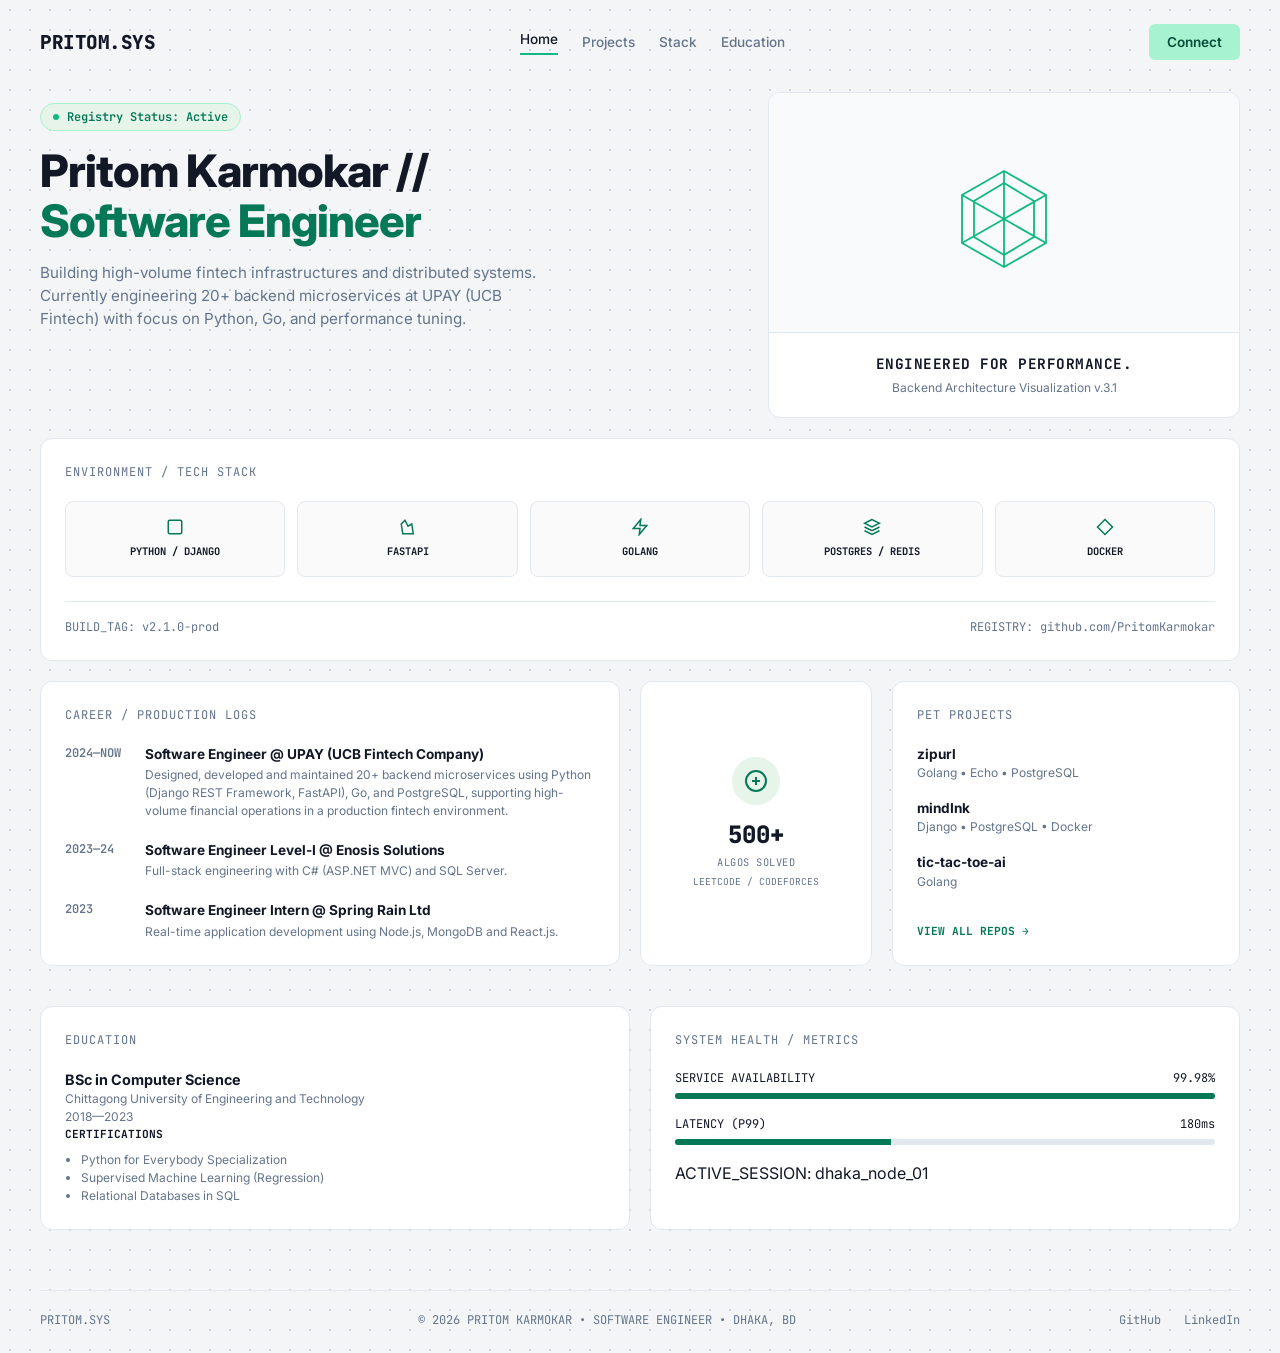
<file: index.html>
<!DOCTYPE html>
<html lang="en">

<head>
  <meta charset="UTF-8">
  <meta name="viewport" content="width=device-width, initial-scale=1.0">
  <title>PRITOM.SYS - Software Engineer</title>
  <link rel="preconnect" href="https://fonts.googleapis.com">
  <link rel="preconnect" href="https://fonts.gstatic.com" crossorigin>
  <link
    href="https://fonts.googleapis.com/css2?family=JetBrains+Mono:wght@400;500;600;700;800&family=Inter:wght@400;500;600;700&display=swap"
    rel="stylesheet">
  <link rel="stylesheet" href="style.css">
</head>

<body>

  <div class="container">
    <header>
      <div class="logo">PRITOM.SYS</div>
      <nav>
        <a href="index.html" class="active">Home</a>
        <a href="projects.html">Projects</a>
        <a href="stack.html">Stack</a>
        <a href="education.html">Education</a>
      </nav>
      <a href="https://www.linkedin.com/in/pritom-karmokar/" class="btn-connect">Connect</a>
    </header>

    <!-- Hero Section -->
    <div class="grid-2">
      <div class="hero">
        <div class="status-badge">
          <span class="status-dot"></span>
          Registry Status: Active
        </div>
        <h1>Pritom Karmokar //<br><span>Software Engineer</span></h1>
        <p>Building high-volume fintech infrastructures and distributed systems. Currently engineering 20+ backend
          microservices at UPAY (UCB Fintech) with focus on Python, Go, and performance tuning.</p>
      </div>

      <div class="showcase-card">
        <div class="showcase-image">
          <svg width="120" height="120" viewBox="0 0 100 100" fill="none" stroke="#10b981" stroke-width="1.5">
            <polygon points="50,15 85,35 85,75 50,95 15,75 15,35" />
            <polygon points="50,25 75,40 75,70 50,85 25,70 25,40" />
            <line x1="50" y1="15" x2="50" y2="95" />
            <line x1="15" y1="35" x2="85" y2="75" />
            <line x1="15" y1="75" x2="85" y2="35" />
          </svg>
        </div>
        <div class="showcase-content">
          <h3>ENGINEERED FOR PERFORMANCE.</h3>
          <p>Backend Architecture Visualization v.3.1</p>
        </div>
      </div>
    </div>

    <!-- Core Tech Stack -->
    <div class="card" style="margin-bottom: 20px;">
      <div class="card-title">ENVIRONMENT / TECH STACK</div>
      <div class="stack-grid">
        <div class="stack-item">
          <svg viewBox="0 0 24 24" fill="none" stroke-width="2">
            <rect x="3" y="3" width="18" height="18" rx="2" />
          </svg>
          <div>PYTHON / DJANGO</div>
        </div>
        <div class="stack-item">
          <svg viewBox="0 0 24 24" fill="none" stroke-width="2">
            <path d="M8 3l4 8 5-3 2 13H5L3 8l5-5z" />
          </svg>
          <div>FASTAPI</div>
        </div>
        <div class="stack-item">
          <svg viewBox="0 0 24 24" fill="none" stroke-width="2">
            <path d="M13 2L3 14h9l-1 8 10-12h-9l1-8z" />
          </svg>
          <div>GOLANG</div>
        </div>
        <div class="stack-item">
          <svg viewBox="0 0 24 24" fill="none" stroke-width="2">
            <path d="M12 2L2 7l10 5 10-5-10-5zM2 17l10 5 10-5M2 12l10 5 10-5" />
          </svg>
          <div>POSTGRES / REDIS</div>
        </div>
        <div class="stack-item">
          <svg viewBox="0 0 24 24" fill="none" stroke-width="2">
            <path d="M12 2l10 10-10 10L2 12z" />
          </svg>
          <div>DOCKER </div>
        </div>
      </div>
      <div class="stack-footer">
        <div>BUILD_TAG: v2.1.0-prod</div>
        <div>REGISTRY: github.com/PritomKarmokar</div>
      </div>
    </div>

    <!-- Career & Deployments -->
    <div class="grid-career-deployments">
      <!-- Career Logs -->
      <div class="card">
        <div class="card-title">CAREER / PRODUCTION LOGS</div>

        <div class="timeline-item">
          <div class="timeline-year">2024—NOW</div>
          <div class="timeline-content">
            <div class="timeline-role">Software Engineer @ UPAY (UCB Fintech Company)</div>
            <div class="timeline-desc">Designed,
              developed and maintained 20+ backend microservices using Python (Django REST Framework,
              FastAPI), Go, and PostgreSQL, supporting high-volume financial operations in a production fintech
              environment.</div>
          </div>
        </div>

        <div class="timeline-item">
          <div class="timeline-year">2023—24</div>
          <div class="timeline-content">
            <div class="timeline-role">Software Engineer Level-I @ Enosis Solutions</div>
            <div class="timeline-desc">Full-stack engineering with C# (ASP.NET MVC) and SQL Server.</div>
          </div>
        </div>

        <div class="timeline-item">
          <div class="timeline-year">2023</div>
          <div class="timeline-content">
            <div class="timeline-role">Software Engineer Intern @ Spring Rain Ltd</div>
            <div class="timeline-desc">Real-time application development using Node.js, MongoDB and React.js.</div>
          </div>
        </div>
      </div>

      <!-- Algo Solved -->
      <div class="card algo-card">
        <div class="algo-icon">
          <svg width="24" height="24" viewBox="0 0 24 24" fill="none" stroke="#047857" stroke-width="2">
            <circle cx="12" cy="12" r="10"></circle>
            <path d="M8 12h8"></path>
            <path d="M12 8v8"></path>
          </svg>
        </div>
        <div class="algo-count">500+</div>
        <div class="algo-label">ALGOS SOLVED</div>
        <div style="font-family: var(--font-mono); font-size: 0.6rem; color: var(--text-muted); margin-top: 4px;">
          LEETCODE / CODEFORCES</div>
      </div>

      <!-- Deployments / Projects -->
      <div class="card">
        <div class="card-title">PET PROJECTS</div>

        <div class="project-item">
          <div class="project-name">zipurl</div>
          <div class="project-tech">Golang • Echo • PostgreSQL</div>
        </div>

        <div class="project-item">
          <div class="project-name">mindInk</div>
          <div class="project-tech">Django • PostgreSQL • Docker</div>
        </div>

        <div class="project-item">
          <div class="project-name">tic-tac-toe-ai</div>
          <div class="project-tech">Golang</div>
        </div>

        <a href="https://github.com/PritomKarmokar" class="link-action">VIEW ALL REPOS &rarr;</a>
      </div>
    </div>

    <!-- Credentials & System Health -->
    <div class="grid-bottom">
      <!-- Credentials / Education -->
      <div class="card">
        <div class="card-title">EDUCATION</div>
        <div class="edu-degree">BSc in Computer Science</div>
        <div class="edu-school">Chittagong University of Engineering and Technology<br>2018—2023</div>

        <div class="cert-section-title">CERTIFICATIONS</div>
        <ul class="cert-list">
          <li>Python for Everybody Specialization</li>
          <li>Supervised Machine Learning (Regression)</li>
          <li>Relational Databases in SQL</li>
        </ul>
      </div>

      <!-- System Health / Metrics -->
      <div class="card">
        <div class="card-title">SYSTEM HEALTH / METRICS</div>

        <div class="metric-row">
          <div class="metric-header">
            <span>SERVICE AVAILABILITY</span>
            <span>99.98%</span>
          </div>
          <div class="progress-bar">
            <div class="progress-fill" style="width: 99.98%;"></div>
          </div>
        </div>

        <div class="metric-row">
          <div class="metric-header">
            <span>LATENCY (P99)</span>
            <span>180ms</span>
          </div>
          <div class="progress-bar">
            <div class="progress-fill" style="width: 40%;"></div>
          </div>
        </div>

        <div class="session-status">
          <span class="status-dot"></span>
          ACTIVE_SESSION: dhaka_node_01
        </div>
      </div>
    </div>

    <!-- Footer -->
    <footer>
      <div>PRITOM.SYS</div>
      <div>© 2026 PRITOM KARMOKAR • SOFTWARE ENGINEER • DHAKA, BD</div>
      <div>
        <a href="https://github.com/PritomKarmokar">GitHub</a>
        <a href="https://www.linkedin.com/in/pritom-karmokar/">LinkedIn</a>
      </div>
    </footer>
  </div>

</body>

</html>
</file>
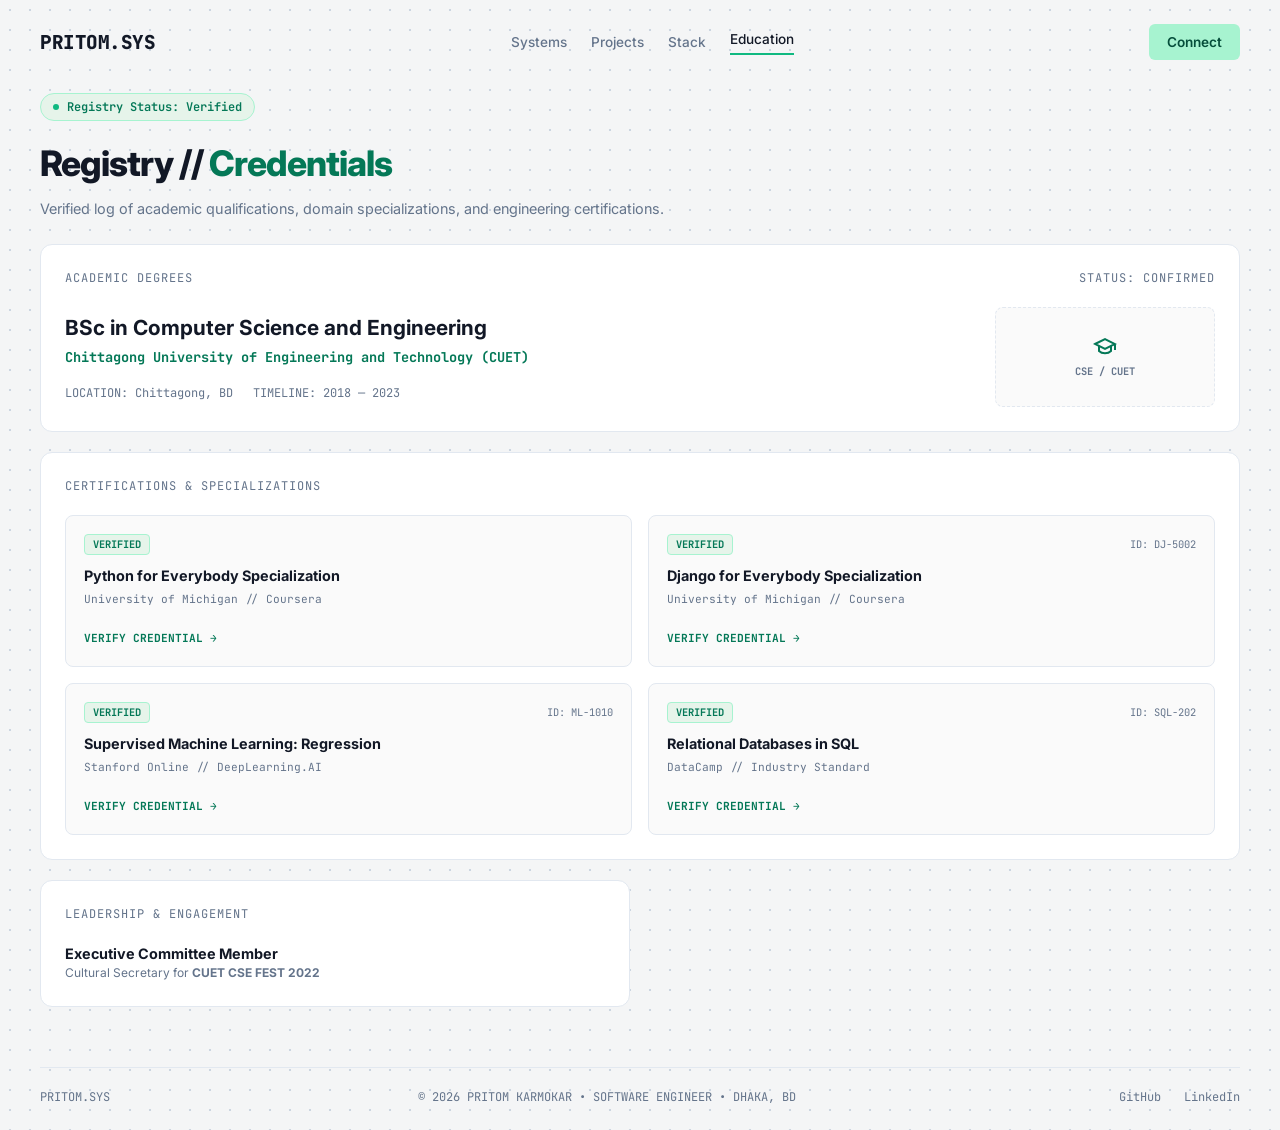
<file: education.html>
<!DOCTYPE html>
<html lang="en">

<head>
  <meta charset="UTF-8">
  <meta name="viewport" content="width=device-width, initial-scale=1.0">
  <title>PRITOM.SYS - Education & Credentials</title>
  <link rel="preconnect" href="https://fonts.googleapis.com">
  <link rel="preconnect" href="https://fonts.gstatic.com" crossorigin>
  <link
    href="https://fonts.googleapis.com/css2?family=JetBrains+Mono:wght@400;500;600;700;800&family=Inter:wght@400;500;600;700&display=swap"
    rel="stylesheet">
  <link rel="stylesheet" href="style.css">
</head>

<body>

  <div class="container">
    <!-- Header Navigation -->
    <header>
      <div class="logo">PRITOM.SYS</div>
      <nav>
        <a href="index.html">Systems</a>
        <a href="projects.html">Projects</a>
        <a href="stack.html">Stack</a>
        <a href="education.html" class="active">Education</a>
      </nav>
      <a href="https://www.linkedin.com/in/pritom-karmokar/" class="btn-connect">Connect</a>
    </header>

    <!-- Page Title -->
    <div class="page-header">
      <div class="status-badge">
        <span class="status-dot"></span>
        Registry Status: Verified
      </div>
      <h1 class="page-title">Registry // <span>Credentials</span></h1>
      <p class="page-desc">Verified log of academic qualifications, domain specializations, and engineering
        certifications.</p>
    </div>

    <!-- Primary Academic Qualification -->
    <div class="card">
      <div class="card-title">
        <span>ACADEMIC DEGREES</span>
        <span>STATUS: CONFIRMED</span>
      </div>
      <div class="degree-grid">
        <div>
          <div class="degree-title">BSc in Computer Science and Engineering</div>
          <div class="degree-school">Chittagong University of Engineering and Technology (CUET)</div>
          <div class="degree-meta">
            <span>LOCATION: Chittagong, BD</span>
            <span>TIMELINE: 2018 — 2023</span>
          </div>
        </div>
        <div class="degree-badge">
          <svg width="24" height="24" viewBox="0 0 24 24" fill="none" stroke-width="2">
            <path d="M22 10v6M2 10l10-5 10 5-10 5z" />
            <path d="M6 12v5c3 3 9 3 12 0v-5" />
          </svg>
          <span>CSE / CUET</span>
        </div>
      </div>
    </div>

    <!-- Certifications Grid -->
    <div class="card">
      <div class="card-title">CERTIFICATIONS & SPECIALIZATIONS</div>
      <div class="cert-grid">

        <!-- Cert 1 -->
        <div class="cert-card">
          <div>
            <div class="cert-header">
              <span class="cert-tag">VERIFIED</span>
              <!-- <span class="cert-id">ID: PY-4001</span> -->
            </div>
            <div class="cert-name">Python for Everybody Specialization</div>
            <div class="cert-issuer">University of Michigan // Coursera</div>
          </div>
          <div>
            <a href="https://www.coursera.org/account/accomplishments/specialization/certificate/84M5JQZUG6JR"
              class="cert-link">VERIFY CREDENTIAL &rarr;</a>
          </div>
        </div>

        <!-- Cert 2 -->
        <div class="cert-card">
          <div>
            <div class="cert-header">
              <span class="cert-tag">VERIFIED</span>
              <span class="cert-id">ID: DJ-5002</span>
            </div>
            <div class="cert-name">Django for Everybody Specialization</div>
            <div class="cert-issuer">University of Michigan // Coursera</div>
          </div>
          <div>
            <a href="https://www.coursera.org/account/accomplishments/specialization/certificate/SUR97BTZ57XF"
              class="cert-link">VERIFY CREDENTIAL &rarr;</a>
          </div>
        </div>

        <!-- Cert 3 -->
        <div class="cert-card">
          <div>
            <div class="cert-header">
              <span class="cert-tag">VERIFIED</span>
              <span class="cert-id">ID: ML-1010</span>
            </div>
            <div class="cert-name">Supervised Machine Learning: Regression</div>
            <div class="cert-issuer">Stanford Online // DeepLearning.AI</div>
          </div>
          <div>
            <a href="https://www.coursera.org/account/accomplishments/certificate/MTUM3FLQWKFW" class="cert-link">VERIFY
              CREDENTIAL &rarr;</a>
          </div>
        </div>

        <!-- Cert 4 -->
        <div class="cert-card">
          <div>
            <div class="cert-header">
              <span class="cert-tag">VERIFIED</span>
              <span class="cert-id">ID: SQL-202</span>
            </div>
            <div class="cert-title">Relational Databases in SQL</div>
            <div class="cert-issuer">DataCamp // Industry Standard</div>
          </div>
          <div>
            <a href="https://www.datacamp.com/completed/statement-of-accomplishment/course/2b595d60a2c151a0f99c35e8450c2c056e636338"
              class="cert-link">VERIFY CREDENTIAL &rarr;</a>
          </div>
        </div>

      </div>
    </div>

    <!-- Leadership & Focus Areas -->
    <div class="grid-bottom">
      <div class="card">
        <div class="card-title">LEADERSHIP & ENGAGEMENT</div>
        <div class="list-item">
          <div class="list-title">Executive Committee Member</div>
          <div class="list-sub">Cultural Secretary for <b>CUET CSE FEST 2022</b>
          </div>
        </div>
      </div>

      <!-- <div class="card">
        <div class="card-title">SPECIALIZED DOMAINS</div>
        <div class="list-item">
          <div class="list-title">Distributed Systems & Microservices</div>
          <div class="list-sub">Focusing on high-concurrency payment gateways and event-driven architecture.</div>
        </div>
      </div> -->
    </div>

    <!-- Footer -->
    <footer>
      <div>PRITOM.SYS</div>
      <div>© 2026 PRITOM KARMOKAR • SOFTWARE ENGINEER • DHAKA, BD</div>
      <div>
        <a href="https://github.com/PritomKarmokar">GitHub</a>
        <a href="https://www.linkedin.com/in/pritom-karmokar/">LinkedIn</a>
      </div>
    </footer>
  </div>

</body>

</html>
</file>
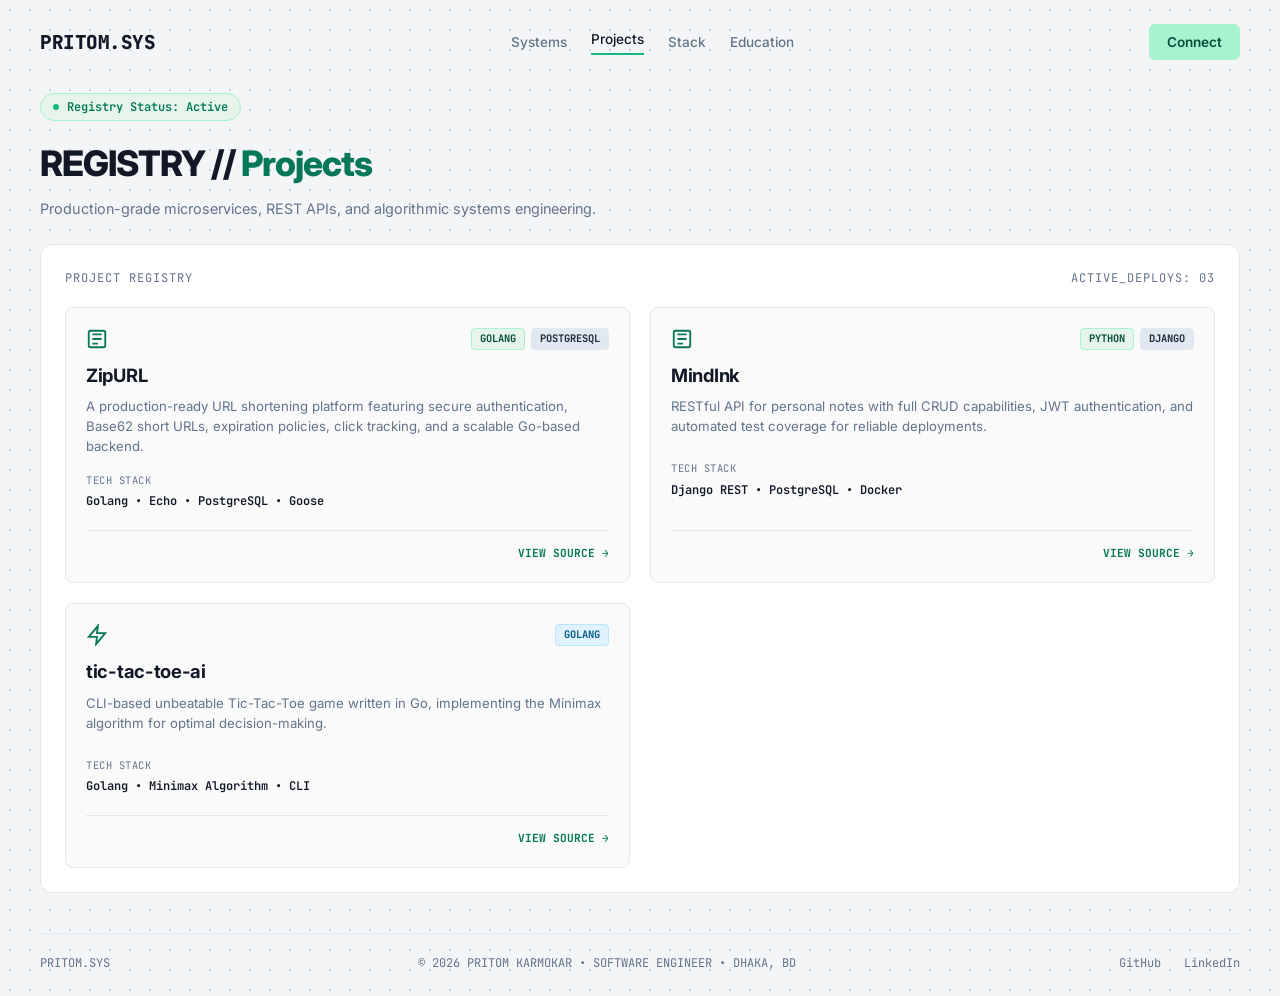
<file: projects.html>
<!DOCTYPE html>
<html lang="en">

<head>
  <meta charset="UTF-8">
  <meta name="viewport" content="width=device-width, initial-scale=1.0">
  <title>PRITOM.SYS - Deployments & Projects</title>
  <link rel="preconnect" href="https://fonts.googleapis.com">
  <link rel="preconnect" href="https://fonts.gstatic.com" crossorigin>
  <link
    href="https://fonts.googleapis.com/css2?family=JetBrains+Mono:wght@400;500;600;700;800&family=Inter:wght@400;500;600;700&display=swap"
    rel="stylesheet">
  <link rel="stylesheet" href="style.css">
</head>

<body>

  <div class="container">
    <!-- Header Navigation -->
    <header>
      <div class="logo">PRITOM.SYS</div>
      <nav>
        <a href="index.html">Systems</a>
        <a href="projects.html" class="active">Projects</a>
        <a href="stack.html">Stack</a>
        <a href="education.html">Education</a>
      </nav>
      <a href="https://www.linkedin.com/in/pritom-karmokar/" class="btn-connect">Connect</a>
    </header>

    <!-- Page Title -->
    <div class="page-header">
      <div class="status-badge">
        <span class="status-dot"></span>
        Registry Status: Active
      </div>
      <h1 class="page-title">REGISTRY // <span>Projects</span></h1>
      <p class="page-desc">Production-grade microservices, REST APIs, and algorithmic systems engineering.</p>
    </div>

    <!-- Main Content Container -->
    <div class="card">
      <div class="card-title">
        <span>PROJECT REGISTRY</span>
        <span>ACTIVE_DEPLOYS: 03</span>
      </div>

      <div class="project-grid">

        <article class="project-card">
          <div>
            <div class="project-header">
              <svg class="project-icon" viewBox="0 0 24 24" fill="none" stroke="currentColor" stroke-width="2">
                <rect x="3" y="3" width="18" height="18" rx="2"></rect>
                <path d="M7 7h10M7 12h10M7 17h6"></path>
              </svg>
              <div class="tag-group">
                <span class="tag python">Golang</span>
                <span class="tag django">PostgreSQL</span>
              </div>
            </div>
            <div class="project-name-group">
              <h2 class="project-name">ZipURL</h2>
            </div>
            <p class="project-description">
              A production-ready URL shortening platform featuring secure authentication, Base62 short URLs, expiration
              policies, click tracking, and a scalable Go-based backend.
            </p>
            <div class="tech-stack-title">TECH STACK</div>
            <div class="tech-stack-list">Golang • Echo • PostgreSQL • Goose</div>
          </div>
          <div class="project-footer">
            <a href="https://github.com/PritomKarmokar/zipurl" class="btn-source">
              VIEW SOURCE &rarr;
            </a>
          </div>
        </article>

        <!-- Project 1: MindInk -->
        <article class="project-card">
          <div>
            <div class="project-header">
              <svg class="project-icon" viewBox="0 0 24 24" fill="none" stroke="currentColor" stroke-width="2">
                <rect x="3" y="3" width="18" height="18" rx="2"></rect>
                <path d="M7 7h10M7 12h10M7 17h6"></path>
              </svg>
              <div class="tag-group">
                <span class="tag python">Python</span>
                <span class="tag django">Django</span>
              </div>
            </div>
            <div class="project-name-group">
              <h2 class="project-name">MindInk</h2>
            </div>
            <p class="project-description">
              RESTful API for personal notes with full CRUD capabilities, JWT authentication, and automated test
              coverage for reliable deployments.
            </p>
            <div class="tech-stack-title">TECH STACK</div>
            <div class="tech-stack-list">Django REST • PostgreSQL • Docker</div>
          </div>
          <div class="project-footer">
            <a href="https://github.com/PritomKarmokar/mindInk" class="btn-source">
              VIEW SOURCE &rarr;
            </a>
          </div>
        </article>

        <!-- Project 2: miniLink
        <article class="project-card">
          <div>
            <div class="project-header">
              <svg class="project-icon" viewBox="0 0 24 24" fill="none" stroke="currentColor" stroke-width="2">
                <path d="M10 13a5 5 0 0 0 7.54.54l3-3a5 5 0 0 0-7.07-7.07l-1.72 1.71"></path>
                <path d="M14 11a5 5 0 0 0-7.54-.54l-3 3a5 5 0 0 0 7.07 7.07l1.71-1.71"></path>
              </svg>
              <div class="tag-group">
                <span class="tag python">Python</span>
                <span class="tag django">Django</span>
              </div>
            </div>
            <div class="project-name-group">
              <h2 class="project-name">miniLink</h2>
            </div>
            <p class="project-description">
              A high-performance URL shortening API with HMAC-based token generation for secure link redirection and
              analytics tracing.
            </p>
            <div class="tech-stack-title">TECH STACK</div>
            <div class="tech-stack-list">Django • HMAC Tokens • PostgreSQL</div>
          </div>
          <div class="project-footer">
            <a href="#" class="btn-source">
              VIEW SOURCE &rarr;
            </a>
          </div>
        </article> -->

        <!-- Project 3: tic-tac-toe-ai -->
        <article class="project-card">
          <div>
            <div class="project-header">
              <svg class="project-icon" viewBox="0 0 24 24" fill="none" stroke="currentColor" stroke-width="2">
                <path d="M13 2L3 14h9l-1 8 10-12h-9l1-8z"></path>
              </svg>
              <div class="tag-group">
                <span class="tag golang">Golang</span>
              </div>
            </div>
            <div class="project-name-group">
              <h2 class="project-name">tic-tac-toe-ai</h2>
            </div>
            <p class="project-description">
              CLI-based unbeatable Tic-Tac-Toe game written in Go, implementing the Minimax algorithm for optimal
              decision-making.
            </p>
            <div class="tech-stack-title">TECH STACK</div>
            <div class="tech-stack-list">Golang • Minimax Algorithm • CLI</div>
          </div>
          <div class="project-footer">
            <a href="https://github.com/PritomKarmokar/tic-tac-toe-ai" class="btn-source">
              VIEW SOURCE &rarr;
            </a>
          </div>
        </article>

        <!-- Project 4: SenderAPI -->
        <!-- <article class="project-card">
          <div>
            <div class="project-header">
              <svg class="project-icon" viewBox="0 0 24 24" fill="none" stroke="currentColor" stroke-width="2">
                <path d="M4 4h16c1.1 0 2 .9 2 2v12c0 1.1-.9 2-2 2H4c-1.1 0-2-.9-2-2V6c0-1.1.9-2 2-2z"></path>
                <polyline points="22,6 12,13 2,6"></polyline>
              </svg>
              <div class="tag-group">
                <span class="tag fastapi">FastAPI</span>
                <span class="tag docker">Docker</span>
              </div>
            </div>
            <div class="project-name-group">
              <h2 class="project-name">SenderAPI</h2>
            </div>
            <p class="project-description">
              Authentication-protected REST service for email automation, integrating directly with the Gmail API for
              secure message delivery.
            </p>
            <div class="tech-stack-title">TECH STACK</div>
            <div class="tech-stack-list">FastAPI • Gmail API • SQLite</div>
          </div>
          <div class="project-footer">
            <a href="#" class="btn-source">
              VIEW SOURCE &rarr;
            </a>
          </div>
        </article> -->

      </div>
    </div>

    <!-- Footer -->
    <footer>
      <div>PRITOM.SYS</div>
      <div>© 2026 PRITOM KARMOKAR • SOFTWARE ENGINEER • DHAKA, BD</div>
      <div>
        <a href="https://github.com/PritomKarmokar">GitHub</a>
        <a href="https://www.linkedin.com/in/pritom-karmokar/">LinkedIn</a>
      </div>
    </footer>
  </div>

</body>

</html>
</file>
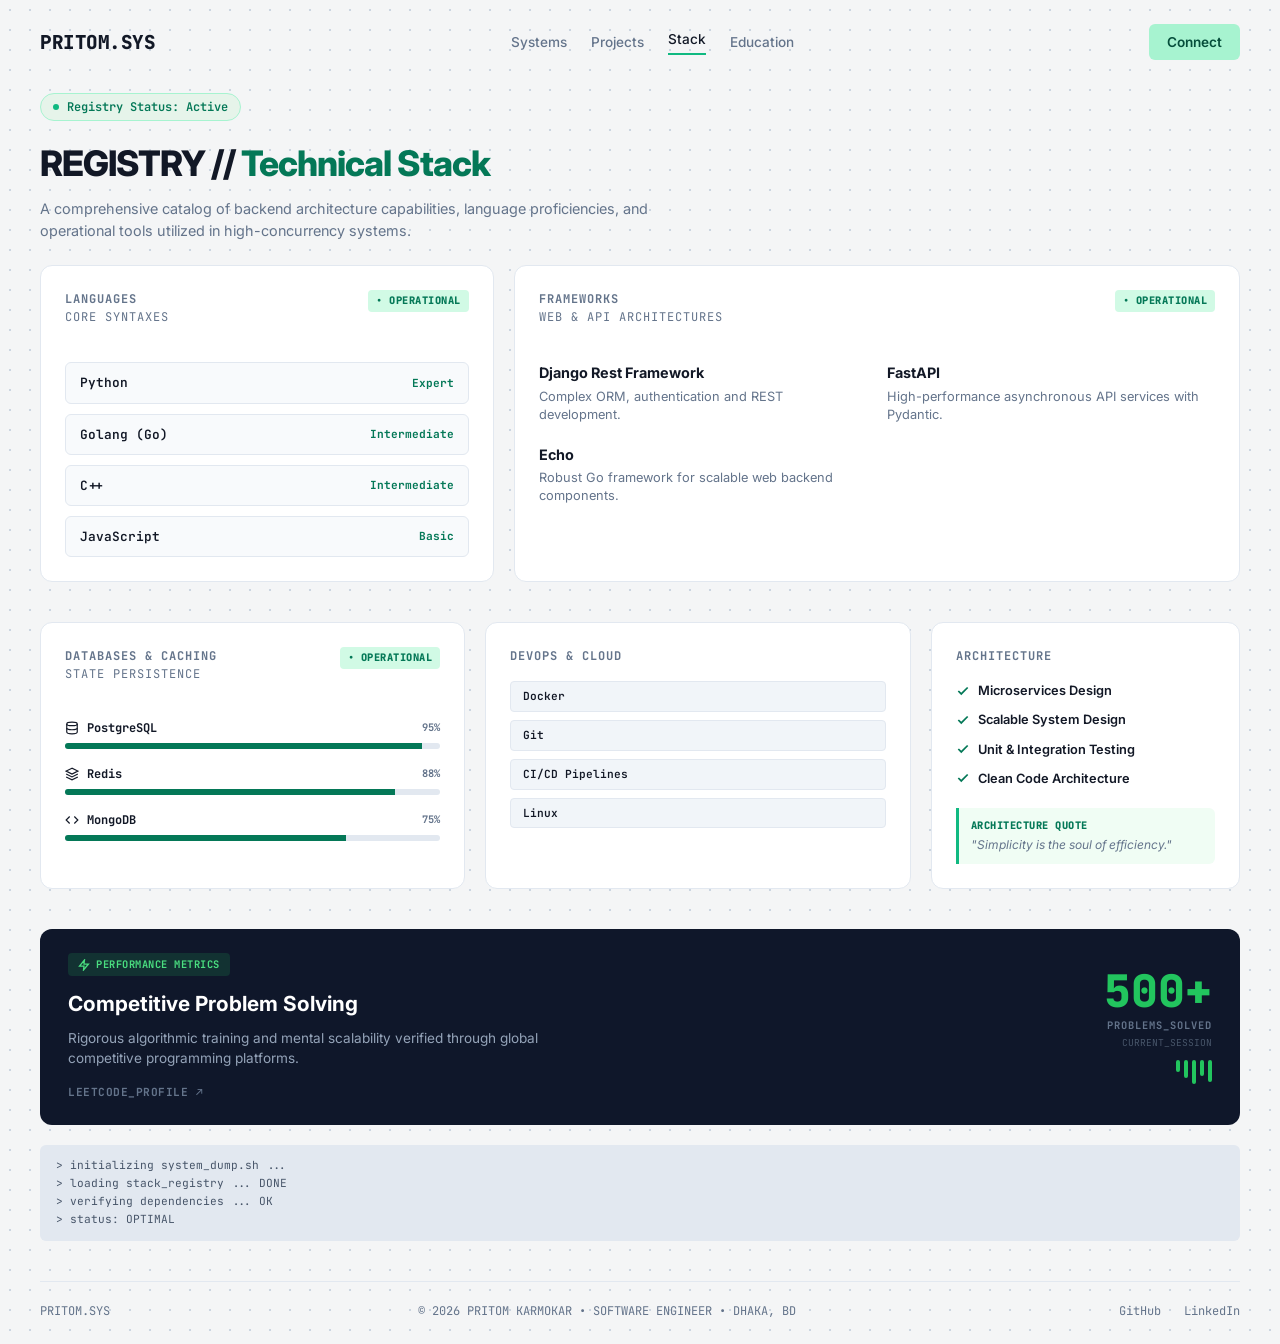
<file: stack.html>
<!DOCTYPE html>
<html lang="en">

<head>
  <meta charset="UTF-8">
  <meta name="viewport" content="width=device-width, initial-scale=1.0">
  <title>PRITOM.SYS - Technical Stack</title>
  <link rel="preconnect" href="https://fonts.googleapis.com">
  <link rel="preconnect" href="https://fonts.gstatic.com" crossorigin>
  <link
    href="https://fonts.googleapis.com/css2?family=JetBrains+Mono:wght@400;500;600;700;800&family=Inter:wght@400;500;600;700;800&display=swap"
    rel="stylesheet">
  <link rel="stylesheet" href="style.css">
</head>

<body>

  <div class="container">
    <header>
      <div class="logo">PRITOM.SYS</div>
      <nav>
        <a href="index.html">Systems</a>
        <a href="projects.html">Projects</a>
        <a href="stack.html" class="active">Stack</a>
        <a href="education.html">Education</a>
      </nav>
      <a href="https://www.linkedin.com/in/pritom-karmokar/" class="btn-connect">Connect</a>
    </header>

    <!-- Page Header Section -->
    <div class="page-header">
      <div class="status-badge">
        <span class="status-dot"></span>
        Registry Status: Active
      </div>
      <h1 class="page-title">REGISTRY // <span>Technical Stack</span></h1>
      <p class="page-desc">A comprehensive catalog of backend architecture capabilities, language proficiencies, and
        operational tools utilized in high-concurrency systems.</p>
    </div>

    <!-- Top Grid: Languages & Frameworks -->
    <div class="grid-top">
      <!-- Languages -->
      <div class="card">
        <div class="card-header">
          <div>
            <div class="card-label">LANGUAGES</div>
            <div class="card-title">Core Syntaxes</div>
          </div>
          <span class="tag-operational">• OPERATIONAL</span>
        </div>

        <div class="syntax-list">
          <div class="syntax-item">
            <span class="syntax-name">Python</span>
            <span class="syntax-level">Expert</span>
          </div>
          <div class="syntax-item">
            <span class="syntax-name">Golang (Go)</span>
            <span class="syntax-level">Intermediate</span>
          </div>
          <div class="syntax-item">
            <span class="syntax-name">C++</span>
            <span class="syntax-level">Intermediate</span>
          </div>
          <div class="syntax-item">
            <span class="syntax-name">JavaScript</span>
            <span class="syntax-level">Basic</span>
          </div>

        </div>
      </div>

      <!-- Frameworks -->
      <div class="card">
        <div class="card-header">
          <div>
            <div class="card-label">FRAMEWORKS</div>
            <div class="card-title">Web & API Architectures</div>
          </div>
          <span class="tag-operational">• OPERATIONAL</span>
        </div>

        <div class="frameworks-grid">
          <div class="framework-item">
            <h4>Django Rest Framework</h4>
            <p>Complex ORM, authentication and REST development.</p>
          </div>
          <div class="framework-item">
            <h4>FastAPI</h4>
            <p>High-performance asynchronous API services with Pydantic.</p>
          </div>
          <!-- <div class="framework-item">
            <h4>Httprouter</h4>
            <p>Lightweight Go router for low-latency middleware execution.</p>
          </div> -->
          <div class="framework-item">
            <h4>Echo</h4>
            <p>Robust Go framework for scalable web backend components.</p>
          </div>
        </div>
      </div>
    </div>

    <!-- Middle Grid: Databases, DevOps, Architecture -->
    <div class="grid-middle">
      <!-- Databases & Caching -->
      <div class="card">
        <div class="card-header">
          <div>
            <div class="card-label">DATABASES & CACHING</div>
            <div class="card-title">State Persistence</div>
          </div>
          <span class="tag-operational">• OPERATIONAL</span>
        </div>

        <div class="persistence-list">
          <div class="persistence-item">
            <div class="persistence-header">
              <span class="persistence-name">
                <svg width="14" height="14" viewBox="0 0 24 24" fill="none" stroke="currentColor" stroke-width="2">
                  <ellipse cx="12" cy="5" rx="9" ry="3" />
                  <path d="M21 12c0 1.66-4 3-9 3s-9-1.34-9-3" />
                  <path d="M3 5v14c0 1.66 4 3 9 3s9-1.34 9-3V5" />
                </svg>
                PostgreSQL
              </span>
              <span class="persistence-percent">95%</span>
            </div>
            <div class="progress-bar">
              <div class="progress-fill" style="width: 95%;"></div>
            </div>
          </div>

          <div class="persistence-item">
            <div class="persistence-header">
              <span class="persistence-name">
                <svg width="14" height="14" viewBox="0 0 24 24" fill="none" stroke="currentColor" stroke-width="2">
                  <path d="M12 2L2 7l10 5 10-5-10-5zM2 17l10 5 10-5M2 12l10 5 10-5" />
                </svg>
                Redis
              </span>
              <span class="persistence-percent">88%</span>
            </div>
            <div class="progress-bar">
              <div class="progress-fill" style="width: 88%;"></div>
            </div>
          </div>

          <div class="persistence-item">
            <div class="persistence-header">
              <span class="persistence-name">
                <svg width="14" height="14" viewBox="0 0 24 24" fill="none" stroke="currentColor" stroke-width="2">
                  <path d="M16 18l6-6-6-6M8 6l-6 6 6 6" />
                </svg>
                MongoDB
              </span>
              <span class="persistence-percent">75%</span>
            </div>
            <div class="progress-bar">
              <div class="progress-fill" style="width: 75%;"></div>
            </div>
          </div>
        </div>
      </div>

      <!-- DevOps & Cloud -->
      <div class="card">
        <div class="card-header">
          <div>
            <div class="card-label">DEVOPS & CLOUD</div>
          </div>
        </div>

        <div class="devops-pills">
          <span class="pill">Docker</span>
          <span class="pill">Git</span>
          <span class="pill">CI/CD Pipelines</span>
          <span class="pill">Linux</span>
          <!-- <span class="pill">AWS S3</span> -->
        </div>

        <!-- <div class="code-preview-box">
          <div style="color: var(--green-dark); font-weight: bold; margin-bottom: 4px;">● skills</div>
          <div><strong>Languages:</strong> Python, Golang (Go), JavaScript & C++</div>
          <div><strong>Frameworks:</strong> Django Rest Framework, FastAPI, Httprouter & Echo</div>
          <div><strong>Databases & Caching:</strong> PostgreSQL, Redis, MongoDB</div>
          <div><strong>DevOps & Cloud:</strong> Docker, Git, CI/CD & Linux</div>
          <div><strong>Architecture & Tools:</strong> Microservices, System Design & Unit Testing</div>
          <div><strong>Problem Solving:</strong> 500+ problems solved on LeetCode & Codeforces</div>
        </div> -->
      </div>

      <!-- Architecture -->
      <div class="card">
        <div class="card-header">
          <div>
            <div class="card-label">ARCHITECTURE</div>
          </div>
        </div>

        <ul class="arch-list">
          <li class="arch-item">
            <svg class="check-icon" viewBox="0 0 24 24" fill="none" stroke="currentColor" stroke-width="3">
              <polyline points="20 6 9 17 4 12" />
            </svg>
            Microservices Design
          </li>
          <li class="arch-item">
            <svg class="check-icon" viewBox="0 0 24 24" fill="none" stroke="currentColor" stroke-width="3">
              <polyline points="20 6 9 17 4 12" />
            </svg>
            Scalable System Design
          </li>
          <li class="arch-item">
            <svg class="check-icon" viewBox="0 0 24 24" fill="none" stroke="currentColor" stroke-width="3">
              <polyline points="20 6 9 17 4 12" />
            </svg>
            Unit & Integration Testing
          </li>
          <li class="arch-item">
            <svg class="check-icon" viewBox="0 0 24 24" fill="none" stroke="currentColor" stroke-width="3">
              <polyline points="20 6 9 17 4 12" />
            </svg>
            Clean Code Architecture
          </li>
        </ul>

        <div class="arch-quote">
          <div class="quote-title">ARCHITECTURE QUOTE</div>
          <div class="quote-text">"Simplicity is the soul of efficiency."</div>
        </div>
      </div>
    </div>

    <!-- Competitive Problem Solving Card -->
    <div class="dark-card">
      <div>
        <div class="dark-badge">
          <svg width="12" height="12" viewBox="0 0 24 24" fill="none" stroke="currentColor" stroke-width="2.5">
            <path d="M13 2L3 14h9l-1 8 10-12h-9l1-8z" />
          </svg>
          PERFORMANCE METRICS
        </div>
        <h2 class="dark-title">Competitive Problem Solving</h2>
        <p class="dark-desc">Rigorous algorithmic training and mental scalability verified through global competitive
          programming platforms.</p>
        <div class="dark-links">
          <a href="https://leetcode.com/u/pritom31416/" class="dark-link">LEETCODE_PROFILE ↗</a>
          <!-- <a href="#" class="dark-link">CODEFORCES_RANK ↗</a> -->
        </div>
      </div>

      <div class="solved-counter">
        <div class="solved-num">500+</div>
        <div class="solved-label">PROBLEMS_SOLVED</div>
        <div class="solved-sub">CURRENT_SESSION</div>
        <div class="bars-graphic">
          <div class="bar-item active" style="height: 12px;"></div>
          <div class="bar-item active" style="height: 18px;"></div>
          <div class="bar-item active" style="height: 24px;"></div>
          <div class="bar-item active" style="height: 16px;"></div>
          <div class="bar-item active" style="height: 22px;"></div>
        </div>
      </div>
    </div>

    <!-- Terminal Dump Output Box -->
    <div class="terminal-box">
      <div>&gt; initializing system_dump.sh ...</div>
      <div>&gt; loading stack_registry ... DONE</div>
      <div>&gt; verifying dependencies ... OK</div>
      <div>&gt; status: OPTIMAL</div>
    </div>

    <!-- Footer -->
    <footer>
      <div>PRITOM.SYS</div>
      <div>© 2026 PRITOM KARMOKAR • SOFTWARE ENGINEER • DHAKA, BD</div>
      <div>
        <a href="https://github.com/PritomKarmokar">GitHub</a>
        <a href="https://www.linkedin.com/in/pritom-karmokar/">LinkedIn</a>
      </div>
    </footer>
  </div>

</body>

</html>
</file>
<file: style.css>
:root {
  --bg-color: #f4f5f6;
  --card-bg: #ffffff;
  --text-main: #121826;
  --text-muted: #64748b;
  --green-primary: #10b981;
  --green-light: #d1fae5;
  --green-dark: #047857;
  --green-accent: #22c55e;
  --border-color: #e2e8f0;
  --font-sans: 'Inter', sans-serif;
  --font-mono: 'JetBrains Mono', monospace;
}

* {
  box-sizing: border-box;
  margin: 0;
  padding: 0;
}

body {
  background-color: var(--bg-color);
  color: var(--text-main);
  font-family: var(--font-sans);
  line-height: 1.5;
  padding: 24px;
  background-image: radial-gradient(#cbd5e1 1px, transparent 1px);
  background-size: 20px 20px;
}

.container {
  max-width: 1200px;
  margin: 0 auto;
}

header {
  display: flex;
  justify-content: space-between;
  align-items: center;
  padding-bottom: 32px;
}

.logo,
.logo:link,
.logo:visited {
  font-family: var(--font-mono);
  font-weight: 800;
  font-size: 1.2rem;
  letter-spacing: -0.5px;
  text-decoration: none;
  color: var(--text-main);
}

nav {
  display: flex;
  align-items: center;
  gap: 24px;
}

nav a {
  text-decoration: none;
  color: var(--text-muted);
  font-size: 0.85rem;
  font-weight: 500;
  transition: color 0.2s;
}

nav a:hover,
nav a.active {
  color: var(--text-main);
}

nav a.active {
  border-bottom: 2px solid var(--green-primary);
  padding-bottom: 4px;
}

.btn-connect {
  display: inline-flex;
  align-items: center;
  background-color: #a7f3d0;
  color: #064e3b;
  padding: 8px 18px;
  border-radius: 6px;
  font-size: 0.85rem;
  font-weight: 600;
  text-decoration: none;
  transition: background-color 0.2s;
}

.btn-connect:hover {
  background-color: #6ee7b7;
}

.card {
  background: var(--card-bg);
  border-radius: 12px;
  border: 1px solid var(--border-color);
  padding: 24px;
  margin-bottom: 20px;
}

.card-title {
  font-family: var(--font-mono);
  font-size: 0.75rem;
  color: var(--text-muted);
  letter-spacing: 1px;
  margin-bottom: 20px;
  text-transform: uppercase;
  display: flex;
  justify-content: space-between;
  align-items: center;
}

.status-badge {
  display: inline-flex;
  align-items: center;
  gap: 8px;
  background: #e6f4ea;
  border: 1px solid #a7f3d0;
  color: var(--green-dark);
  padding: 4px 12px;
  border-radius: 20px;
  font-family: var(--font-mono);
  font-size: 0.75rem;
  font-weight: 600;
  margin-bottom: 16px;
}

.status-dot {
  width: 6px;
  height: 6px;
  background-color: var(--green-primary);
  border-radius: 50%;
}

.page-header {
  margin-bottom: 24px;
}

.page-title {
  font-size: 2.2rem;
  font-weight: 800;
  letter-spacing: -1px;
  margin-bottom: 8px;
}

.page-title span {
  color: var(--green-dark);
}

.page-desc {
  color: var(--text-muted);
  font-size: 0.9rem;
  max-width: 680px;
}

.grid-2,
.grid-bottom,
.grid-top,
.grid-middle,
.grid-career-deployments {
  display: grid;
  gap: 20px;
  margin-bottom: 20px;
}

.grid-2 {
  grid-template-columns: 1.2fr 0.8fr;
}

.grid-bottom {
  grid-template-columns: 1fr 1fr;
}

.grid-top {
  grid-template-columns: 1fr 1.6fr;
}

.grid-middle {
  grid-template-columns: 1.1fr 1.1fr 0.8fr;
}

.grid-career-deployments {
  grid-template-columns: 1.5fr 0.6fr 0.9fr;
}

.hero {
  padding: 10px 0;
}

.hero h1 {
  font-size: 2.8rem;
  font-weight: 800;
  line-height: 1.1;
  margin-bottom: 16px;
  letter-spacing: -1px;
}

.hero h1 span {
  color: var(--green-dark);
}

.hero p {
  color: var(--text-muted);
  font-size: 0.95rem;
  max-width: 520px;
  margin-bottom: 32px;
}

.cta-buttons {
  display: flex;
  gap: 16px;
  align-items: center;
}

.btn-primary,
.btn-secondary {
  border-radius: 6px;
  font-weight: 600;
  font-size: 0.85rem;
  text-decoration: none;
  display: inline-flex;
  align-items: center;
  gap: 8px;
}

.btn-primary {
  background-color: #86efac;
  color: #064e3b;
  padding: 10px 20px;
}

.btn-secondary {
  background: transparent;
  border: 1px dashed #cbd5e1;
  color: var(--text-main);
  padding: 10px 20px;
}

.showcase-card {
  background: var(--card-bg);
  border-radius: 12px;
  border: 1px solid var(--border-color);
  overflow: hidden;
  display: flex;
  flex-direction: column;
}

.showcase-image {
  width: 100%;
  height: 240px;
  background-color: #f8fafc;
  display: flex;
  align-items: center;
  justify-content: center;
  border-bottom: 1px solid var(--border-color);
}

.showcase-content {
  padding: 20px;
  text-align: center;
}

.showcase-content h3 {
  font-family: var(--font-mono);
  font-size: 0.9rem;
  letter-spacing: 0.5px;
}

.showcase-content p {
  color: var(--text-muted);
  font-size: 0.75rem;
  margin-top: 4px;
}

.stack-grid {
  display: grid;
  grid-template-columns: repeat(5, 1fr);
  gap: 12px;
  margin-bottom: 24px;
}

.stack-item {
  border: 1px solid var(--border-color);
  border-radius: 8px;
  padding: 16px 8px;
  text-align: center;
  font-family: var(--font-mono);
  font-size: 0.65rem;
  font-weight: 700;
  background-color: #fafafa;
  display: flex;
  flex-direction: column;
  align-items: center;
  gap: 8px;
}

.stack-item svg {
  width: 18px;
  height: 18px;
  stroke: var(--green-dark);
}

.stack-footer {
  display: flex;
  justify-content: space-between;
  font-family: var(--font-mono);
  font-size: 0.75rem;
  color: var(--text-muted);
  border-top: 1px solid var(--border-color);
  padding-top: 16px;
}

.timeline-item {
  margin-bottom: 20px;
}

.timeline-item:last-child {
  margin-bottom: 0;
}

.timeline-year {
  font-family: var(--font-mono);
  font-size: 0.75rem;
  color: var(--text-muted);
  float: left;
  width: 80px;
  font-weight: 600;
}

.timeline-content {
  margin-left: 80px;
}

.timeline-role {
  font-weight: 700;
  font-size: 0.85rem;
}

.timeline-desc {
  color: var(--text-muted);
  font-size: 0.75rem;
  margin-top: 2px;
}

.algo-card {
  display: flex;
  flex-direction: column;
  align-items: center;
  justify-content: center;
  text-align: center;
}

.algo-icon {
  background-color: #e6f4ea;
  padding: 12px;
  border-radius: 50%;
  margin-bottom: 12px;
  display: flex;
  align-items: center;
  justify-content: center;
}

.algo-count {
  font-family: var(--font-mono);
  font-size: 1.5rem;
  font-weight: 800;
}

.algo-label {
  font-family: var(--font-mono);
  font-size: 0.65rem;
  color: var(--text-muted);
  letter-spacing: 0.5px;
  text-transform: uppercase;
  margin-top: 2px;
}

.project-grid {
  display: grid;
  grid-template-columns: 1fr 1fr;
  gap: 20px;
}

.project-card {
  background-color: #fafafa;
  border-radius: 8px;
  border: 1px solid var(--border-color);
  padding: 20px;
  display: flex;
  flex-direction: column;
  justify-content: space-between;
}

.project-header {
  display: flex;
  justify-content: space-between;
  align-items: center;
  margin-bottom: 12px;
}

.project-icon {
  color: var(--green-dark);
  width: 22px;
  height: 22px;
}

.tag-group {
  display: flex;
  gap: 6px;
}

.tag {
  font-family: var(--font-mono);
  font-size: 0.65rem;
  font-weight: 700;
  text-transform: uppercase;
  padding: 2px 8px;
  border-radius: 4px;
  border: 1px solid var(--border-color);
}

.tag.python {
  background-color: #e6f4ea;
  color: #064e3b;
  border-color: #a7f3d0;
}

.tag.django {
  background-color: #e2e8f0;
  color: #1e293b;
}

.tag.golang {
  background-color: #e0f2fe;
  color: #075985;
  border-color: #bae6fd;
}

.tag.fastapi {
  background-color: #faf5ff;
  color: #6b21a8;
  border-color: #f5d0fe;
}

.tag.docker {
  background-color: #eff6ff;
  color: #1e40af;
  border-color: #bfdbfe;
}

.project-name-group {
  display: flex;
  align-items: center;
  gap: 8px;
  margin-bottom: 8px;
}

.project-card .project-name {
  font-size: 1.15rem;
  font-weight: 700;
  letter-spacing: -0.3px;
}

.project-description {
  color: var(--text-muted);
  font-size: 0.825rem;
  line-height: 1.5;
  margin-bottom: 16px;
  min-height: 48px;
}

.tech-stack-title {
  font-family: var(--font-mono);
  font-size: 0.65rem;
  text-transform: uppercase;
  color: var(--text-muted);
  margin-bottom: 4px;
  letter-spacing: 0.5px;
}

.tech-stack-list {
  font-family: var(--font-mono);
  font-size: 0.75rem;
  color: var(--text-main);
  font-weight: 600;
}

.project-footer {
  margin-top: 20px;
  border-top: 1px solid var(--border-color);
  padding-top: 14px;
  display: flex;
  justify-content: flex-end;
}

.btn-source,
.cert-link,
.dark-link {
  font-family: var(--font-mono);
  font-size: 0.7rem;
  font-weight: 700;
  text-decoration: none;
  color: var(--green-dark);
  display: inline-flex;
  align-items: center;
  gap: 6px;
  transition: opacity 0.2s;
}

.btn-source:hover,
.cert-link:hover,
.dark-link:hover {
  opacity: 0.8;
}

.degree-grid {
  display: grid;
  grid-template-columns: 1fr 220px;
  gap: 24px;
  align-items: center;
}

.degree-title {
  font-size: 1.3rem;
  font-weight: 700;
  margin-bottom: 4px;
}

.degree-school {
  color: var(--green-dark);
  font-family: var(--font-mono);
  font-weight: 700;
  font-size: 0.85rem;
  margin-bottom: 16px;
}

.degree-meta {
  display: flex;
  gap: 20px;
  font-family: var(--font-mono);
  font-size: 0.75rem;
  color: var(--text-muted);
}

.degree-badge {
  background-color: #fafafa;
  border: 1px dashed var(--border-color);
  border-radius: 8px;
  height: 100px;
  display: flex;
  flex-direction: column;
  align-items: center;
  justify-content: center;
  text-align: center;
  padding: 12px;
}

.degree-badge svg {
  stroke: var(--green-dark);
  margin-bottom: 6px;
}

.degree-badge span {
  font-family: var(--font-mono);
  font-size: 0.65rem;
  font-weight: 700;
  color: var(--text-muted);
}

.cert-grid {
  display: grid;
  grid-template-columns: repeat(2, 1fr);
  gap: 16px;
}

.cert-card {
  background: #fafafa;
  border: 1px solid var(--border-color);
  border-radius: 8px;
  padding: 18px;
  display: flex;
  flex-direction: column;
  justify-content: space-between;
}

.cert-header {
  display: flex;
  justify-content: space-between;
  align-items: center;
  margin-bottom: 10px;
}

.cert-tag {
  background: #e6f4ea;
  color: var(--green-dark);
  border: 1px solid #a7f3d0;
  font-family: var(--font-mono);
  font-size: 0.65rem;
  font-weight: 700;
  padding: 2px 8px;
  border-radius: 4px;
}

.cert-id {
  font-family: var(--font-mono);
  font-size: 0.65rem;
  color: var(--text-muted);
}

.cert-name,
.cert-title {
  font-weight: 700;
  font-size: 0.9rem;
  margin-bottom: 4px;
}

.cert-issuer {
  font-family: var(--font-mono);
  font-size: 0.7rem;
  color: var(--text-muted);
  margin-bottom: 16px;
}

.cert-link {
  font-family: var(--font-mono);
  font-size: 0.7rem;
  color: var(--green-dark);
  text-decoration: none;
  font-weight: 700;
  display: inline-flex;
  align-items: center;
  gap: 4px;
}

.list-item {
  margin-bottom: 14px;
}

.list-item:last-child {
  margin-bottom: 0;
}

.list-title,
.edu-degree {
  font-weight: 700;
  font-size: 0.9rem;
}

.list-sub,
.edu-school,
.cert-list,
.project-tech {
  color: var(--text-muted);
  font-size: 0.75rem;
}

.cert-section-title {
  font-family: var(--font-mono);
  font-size: 0.7rem;
  font-weight: 700;
  text-transform: uppercase;
  color: var(--text-main);
  margin-bottom: 8px;
}

.cert-list {
  list-style-type: disc;
  padding-left: 16px;
}

.metric-row {
  margin-bottom: 16px;
}

.metric-header {
  display: flex;
  justify-content: space-between;
  font-family: var(--font-mono);
  font-size: 0.75rem;
  margin-bottom: 6px;
}

.progress-bar {
  width: 100%;
  height: 6px;
  background-color: #e2e8f0;
  border-radius: 3px;
  overflow: hidden;
}

.progress-fill {
  height: 100%;
  background-color: var(--green-dark);
}

.project-item {
  margin-bottom: 16px;
}

.project-item:last-child {
  margin-bottom: 0;
}

.project-item .project-name {
  font-weight: 700;
  font-size: 0.85rem;
}

.project-tech {
  font-size: 0.75rem;
}

.link-action {
  display: inline-block;
  margin-top: 16px;
  font-family: var(--font-mono);
  font-size: 0.7rem;
  color: var(--green-dark);
  text-decoration: none;
  font-weight: 700;
}

.card-header {
  display: flex;
  justify-content: space-between;
  align-items: flex-start;
  margin-bottom: 16px;
}

.card-label {
  font-family: var(--font-mono);
  font-size: 0.75rem;
  color: var(--text-muted);
  letter-spacing: 1px;
  text-transform: uppercase;
  font-weight: 700;
}

.card-title-secondary {
  font-size: 1.1rem;
  font-weight: 800;
  margin-top: 2px;
}

.tag-operational {
  background-color: #d1fae5;
  color: #047857;
  font-family: var(--font-mono);
  font-size: 0.65rem;
  font-weight: 800;
  padding: 3px 8px;
  border-radius: 4px;
  text-transform: uppercase;
  letter-spacing: 0.5px;
}

.syntax-list,
.persistence-list,
.arch-list,
.frameworks-grid,
.devops-pills {
  display: flex;
  flex-direction: column;
  gap: 10px;
}

.syntax-item,
.framework-item,
.devops-pills,
.persistence-item,
.terminal-box,
.code-preview-box,
.dark-card {
  border-radius: 8px;
}

.syntax-item {
  background-color: #f8fafc;
  border: 1px solid var(--border-color);
  border-radius: 6px;
  padding: 10px 14px;
  display: flex;
  justify-content: space-between;
  align-items: center;
}

.syntax-name {
  font-family: var(--font-mono);
  font-size: 0.8rem;
  font-weight: 600;
}

.syntax-level {
  font-family: var(--font-mono);
  font-size: 0.7rem;
  font-weight: 700;
  color: var(--green-dark);
}

.frameworks-grid {
  display: grid;
  grid-template-columns: 1fr 1fr;
  gap: 20px;
}

.framework-item h4 {
  font-family: var(--font-sans);
  font-size: 0.9rem;
  font-weight: 700;
  margin-bottom: 4px;
}

.framework-item p {
  color: var(--text-muted);
  font-size: 0.8rem;
  line-height: 1.4;
}

.persistence-list {
  gap: 16px;
  margin-top: 8px;
}

.persistence-item {
  display: flex;
  flex-direction: column;
  gap: 6px;
}

.persistence-header {
  display: flex;
  justify-content: space-between;
  align-items: center;
  font-family: var(--font-mono);
  font-size: 0.75rem;
  font-weight: 700;
}

.persistence-name {
  display: flex;
  align-items: center;
  gap: 8px;
}

.persistence-percent {
  font-size: 0.65rem;
  color: var(--text-muted);
}

.devops-pills {
  display: flex;
  flex-wrap: wrap;
  gap: 8px;
  margin-bottom: 16px;
}

.pill {
  background-color: #f1f5f9;
  border: 1px solid var(--border-color);
  color: var(--text-main);
  font-family: var(--font-mono);
  font-size: 0.7rem;
  font-weight: 600;
  padding: 6px 12px;
  border-radius: 4px;
}

.code-preview-box {
  background-color: #fafafa;
  border: 1px solid var(--border-color);
  border-radius: 6px;
  padding: 12px;
  font-family: var(--font-mono);
  font-size: 0.65rem;
  color: var(--text-muted);
  line-height: 1.5;
  margin-bottom: 24px;
}

.arch-list {
  list-style: none;
  display: flex;
  flex-direction: column;
  gap: 10px;
  margin-bottom: 20px;
}

.arch-item {
  display: flex;
  align-items: center;
  gap: 8px;
  font-size: 0.8rem;
  font-weight: 600;
}

.check-icon {
  color: var(--green-dark);
  width: 14px;
  height: 14px;
}

.arch-quote {
  background-color: #f0fdf4;
  border-left: 3px solid var(--green-primary);
  padding: 10px 12px;
  border-radius: 0 6px 6px 0;
}

.quote-title {
  font-family: var(--font-mono);
  font-size: 0.65rem;
  font-weight: 800;
  color: var(--green-dark);
  letter-spacing: 0.5px;
  margin-bottom: 2px;
}

.quote-text {
  font-size: 0.75rem;
  font-style: italic;
  color: var(--text-muted);
}

.dark-card {
  background-color: #0f172a;
  color: #ffffff;
  border-radius: 12px;
  padding: 24px 28px;
  display: flex;
  justify-content: space-between;
  align-items: center;
  margin-bottom: 20px;
}

.dark-badge {
  display: inline-flex;
  align-items: center;
  gap: 6px;
  background-color: rgba(34, 197, 94, 0.15);
  color: #4ade80;
  font-family: var(--font-mono);
  font-size: 0.65rem;
  font-weight: 700;
  padding: 4px 10px;
  border-radius: 4px;
  letter-spacing: 0.5px;
  margin-bottom: 12px;
}

.dark-title {
  font-size: 1.3rem;
  font-weight: 700;
  margin-bottom: 8px;
  color: #ffffff;
}

.dark-desc {
  color: #94a3b8;
  font-size: 0.85rem;
  max-width: 520px;
  margin-bottom: 16px;
}

.dark-links {
  display: flex;
  gap: 16px;
}

.dark-link {
  color: #64748b;
  font-family: var(--font-mono);
  font-size: 0.7rem;
  font-weight: 700;
  text-decoration: none;
  letter-spacing: 0.5px;
  transition: color 0.2s;
}

.dark-link:hover {
  color: #ffffff;
}

.solved-counter {
  text-align: right;
}

.solved-num {
  font-family: var(--font-mono);
  font-size: 2.8rem;
  font-weight: 800;
  color: #22c55e;
  line-height: 1;
}

.solved-label {
  font-family: var(--font-mono);
  font-size: 0.65rem;
  color: #64748b;
  letter-spacing: 1px;
  font-weight: 700;
  margin-top: 4px;
}

.solved-sub {
  font-family: var(--font-mono);
  font-size: 0.6rem;
  color: #475569;
  margin-top: 2px;
}

.bars-graphic {
  display: flex;
  gap: 4px;
  justify-content: flex-end;
  margin-top: 10px;
}

.bar-item {
  width: 4px;
  background-color: #22c55e;
  border-radius: 2px;
  opacity: 0.4;
}

.bar-item.active {
  opacity: 1;
}

.terminal-box {
  background-color: #e2e8f0;
  border-radius: 6px;
  padding: 12px 16px;
  font-family: var(--font-mono);
  font-size: 0.7rem;
  color: #475569;
  line-height: 1.6;
  margin-bottom: 24px;
}

footer {
  display: flex;
  justify-content: space-between;
  align-items: center;
  margin-top: 40px;
  font-family: var(--font-mono);
  font-size: 0.75rem;
  color: var(--text-muted);
  border-top: 1px solid var(--border-color);
  padding-top: 20px;
}

footer a {
  color: var(--text-muted);
  text-decoration: none;
  margin-left: 16px;
}

footer a:hover {
  color: var(--text-main);
}

@media (max-width: 900px) {
  .grid-2,
  .grid-career-deployments,
  .grid-bottom,
  .degree-grid,
  .cert-grid,
  .grid-top,
  .grid-middle,
  .frameworks-grid {
    grid-template-columns: 1fr;
  }

  .stack-grid {
    grid-template-columns: repeat(3, 1fr);
  }

  .dark-card {
    flex-direction: column;
    align-items: flex-start;
    gap: 20px;
  }

  .solved-counter {
    text-align: left;
  }
}
</file>
